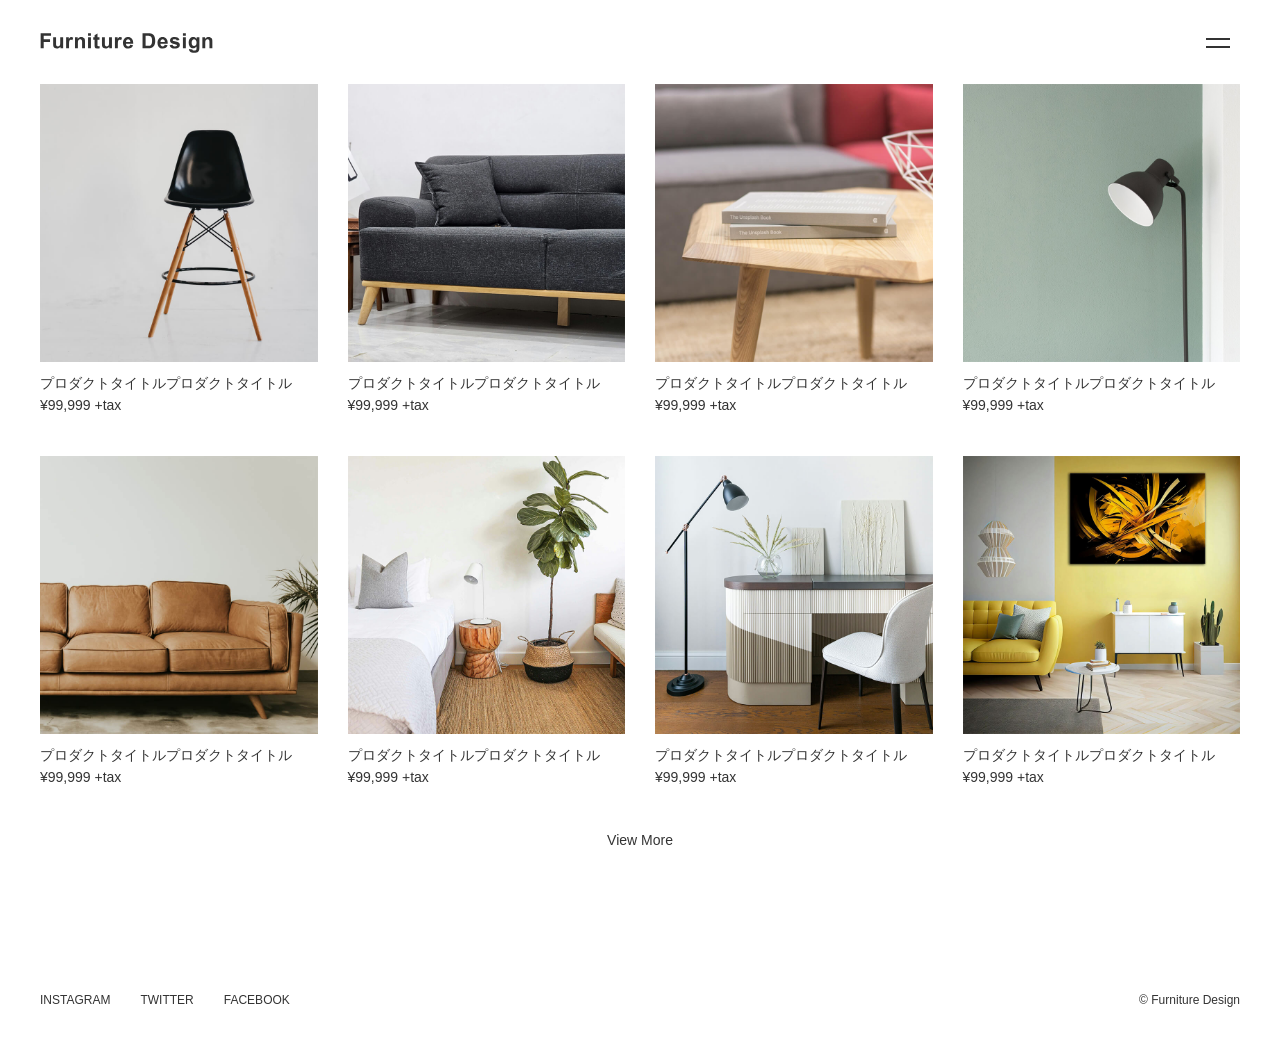
<file: index.html>
<!doctype html>
<html lang="ja">
<head>
  <meta charset="utf-8">
  <meta name="viewport" content="width=device-width, initial-scale=1">
  <title>Furniture Design</title>
  <link rel="icon" href="img/favicon.ico">
  <link rel="stylesheet" href="css/destyle.css">
  <link rel="stylesheet" href="css/style.css">
  <script src="https://code.jquery.com/jquery-3.7.1.min.js"></script>
</head>
<body>

  <header class="header">
    <h1 class="header__logo">
      <a href="index.html">
          <img src="img/logo.svg" alt="Furniture Design">
      </a>
    </h1>
    <button class="header__menu-button" type="button" aria-label="Open menu">
      <span class="header__menu-icon"></span>
    </button>
  </header>

  <nav class="gnav" aria-label="Global navigation">
    <div class="gnav__panel">
      <ul class="gnav__list">
        <li class="gnav__item"><a href="products.html">PRODUCTS</a></li>
        <li class="gnav__item"><a href="about.html">ABOUT</a></li>
        <li class="gnav__item"><a href="company.html">COMPANY</a></li>
        <li class="gnav__item"><a href="mailto:info@example.com">CONTACT</a></li>
      </ul>
    </div>
  </nav>

  <main>
    <section class="products">
      <ul class="products__list">
        <li class="products__item">
          <a href="item1.html">
            <img src="img/item1.jpg" alt="Product">
            <p class="products__name">プロダクトタイトルプロダクトタイトル</p>
            <p class="products__price">&yen;99,999 +tax</p>
          </a>
        </li>
        <li class="products__item">
          <a href="item1.html">
            <img src="img/item2.jpg" alt="Product">
            <p class="products__name">プロダクトタイトルプロダクトタイトル</p>
            <p class="products__price">&yen;99,999 +tax</p>
          </a>
        </li>
        <li class="products__item">
          <a href="item1.html">
            <img src="img/item3.jpg" alt="Product">
            <p class="products__name">プロダクトタイトルプロダクトタイトル</p>
            <p class="products__price">&yen;99,999 +tax</p>
          </a>
        </li>
        <li class="products__item">
          <a href="item1.html">
            <img src="img/item4.jpg" alt="Product">
            <p class="products__name">プロダクトタイトルプロダクトタイトル</p>
            <p class="products__price">&yen;99,999 +tax</p>
          </a>
        </li>
        <li class="products__item">
          <a href="item1.html">
            <img src="img/item5.jpg" alt="Product">
            <p class="products__name">プロダクトタイトルプロダクトタイトル</p>
            <p class="products__price">&yen;99,999 +tax</p>
          </a>
        </li>
        <li class="products__item">
          <a href="item1.html">
            <img src="img/item6.jpg" alt="Product">
            <p class="products__name">プロダクトタイトルプロダクトタイトル</p>
            <p class="products__price">&yen;99,999 +tax</p>
          </a>
        </li>
        <li class="products__item">
          <a href="item1.html">
            <img src="img/item7.jpg" alt="Product">
            <p class="products__name">プロダクトタイトルプロダクトタイトル</p>
            <p class="products__price">&yen;99,999 +tax</p>
          </a>
        </li>
        <li class="products__item">
          <a href="item1.html">
            <img src="img/item8.jpg" alt="Product">
            <p class="products__name">プロダクトタイトルプロダクトタイトル</p>
            <p class="products__price">&yen;99,999 +tax</p>
          </a>
        </li>
      </ul>
      <div class="products__more">
        <a href="products.html">View More</a>
      </div>
    </section>
  </main>
  <footer class="footer">
    <ul class="footer__sns">
      <li class="footer__sns-item"><a href="#">INSTAGRAM</a></li>
      <li class="footer__sns-item"><a href="#">TWITTER</a></li>
      <li class="footer__sns-item"><a href="#">FACEBOOK</a></li>
    </ul>
    <p class="footer__copyright">&copy; Furniture Design</p>
  </footer>
  <script src="js/script.js"></script>
</body>
</html>
</file>
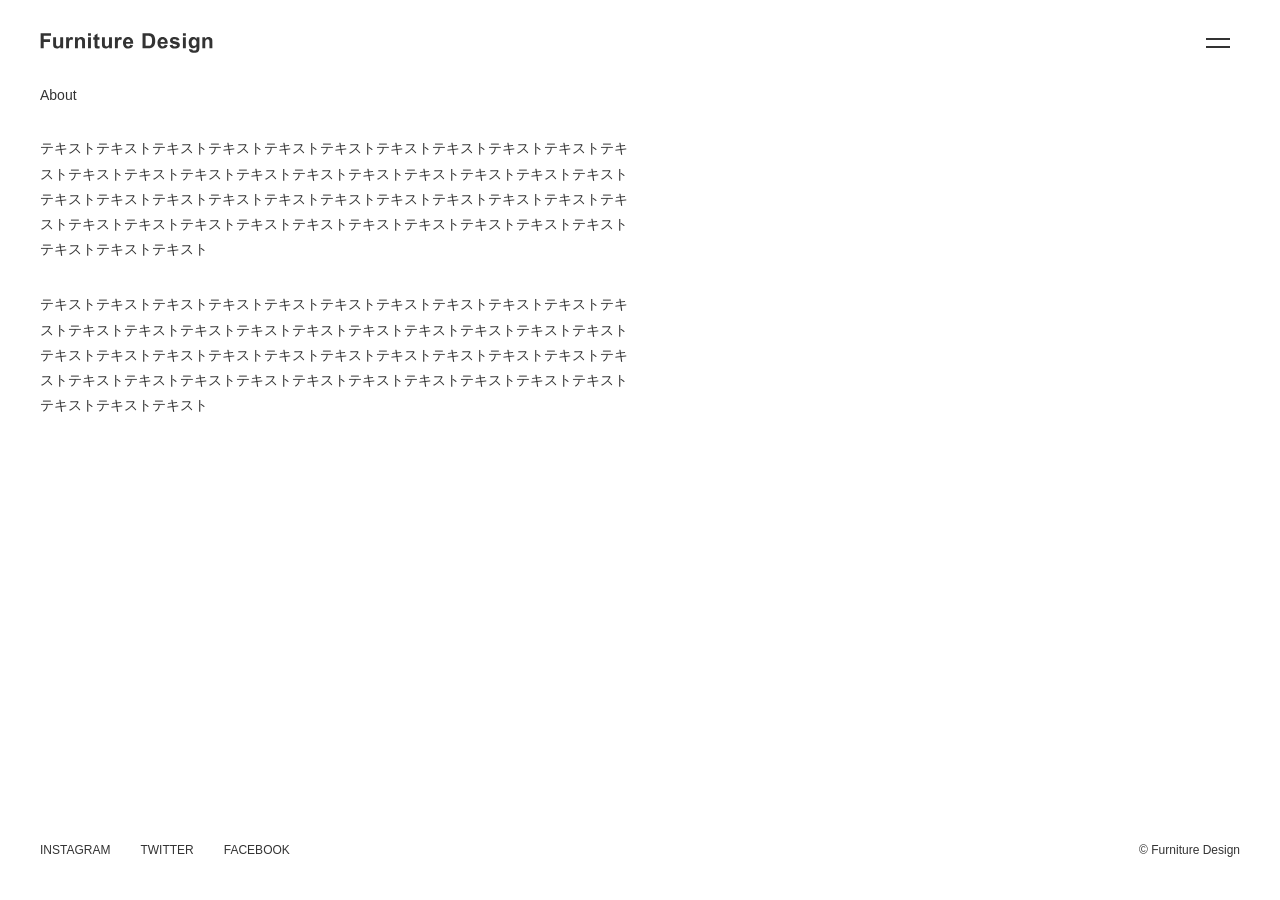
<file: about.html>
<!doctype html>
<html lang="ja">
<head>
  <meta charset="utf-8">
  <meta name="viewport" content="width=device-width, initial-scale=1">
  <title>Furniture Design</title>
  <link rel="icon" href="img/favicon.ico">
  <link rel="stylesheet" href="css/destyle.css">
  <link rel="stylesheet" href="css/style.css">
  <script src="https://code.jquery.com/jquery-3.7.1.min.js"></script>
</head>
<body>

  <header class="header">
    <h1 class="header__logo">
      <a href="index.html"><img src="img/logo.svg" alt="Furniture Design"></a>
    </h1>
    <button class="header__menu-button" type="button" aria-label="Open menu">
      <span class="header__menu-icon"></span>
    </button>
  </header>

  <nav class="gnav" aria-label="Global navigation">
    <div class="gnav__panel">
      <ul class="gnav__list">
        <li class="gnav__item"><a href="products.html">PRODUCTS</a></li>
        <li class="gnav__item"><a href="about.html">ABOUT</a></li>
        <li class="gnav__item"><a href="company.html">COMPANY</a></li>
        <li class="gnav__item"><a href="mailto:info@example.com">CONTACT</a></li>
      </ul>
    </div>
  </nav>

  <main>
    <section class="about" aria-labelledby="about-title">
      <h2 id="about-title" class="about__title">About</h2>
      <p class="about__text">テキストテキストテキストテキストテキストテキストテキストテキストテキストテキストテキストテキストテキストテキストテキストテキストテキストテキストテキストテキストテキストテキストテキストテキストテキストテキストテキストテキストテキストテキストテキストテキストテキストテキストテキストテキストテキストテキストテキストテキストテキストテキストテキストテキストテキスト</p>
      <p class="about__text">テキストテキストテキストテキストテキストテキストテキストテキストテキストテキストテキストテキストテキストテキストテキストテキストテキストテキストテキストテキストテキストテキストテキストテキストテキストテキストテキストテキストテキストテキストテキストテキストテキストテキストテキストテキストテキストテキストテキストテキストテキストテキストテキストテキストテキスト</p>
    </section>
  </main>
  <footer class="footer">
    <ul class="footer__sns">
      <li class="footer__sns-item"><a href="#">INSTAGRAM</a></li>
      <li class="footer__sns-item"><a href="#">TWITTER</a></li>
      <li class="footer__sns-item"><a href="#">FACEBOOK</a></li>
    </ul>
    <p class="footer__copyright">&copy; Furniture Design</p>
  </footer>
  <script src="js/script.js"></script>
</body>
</html>
</file>
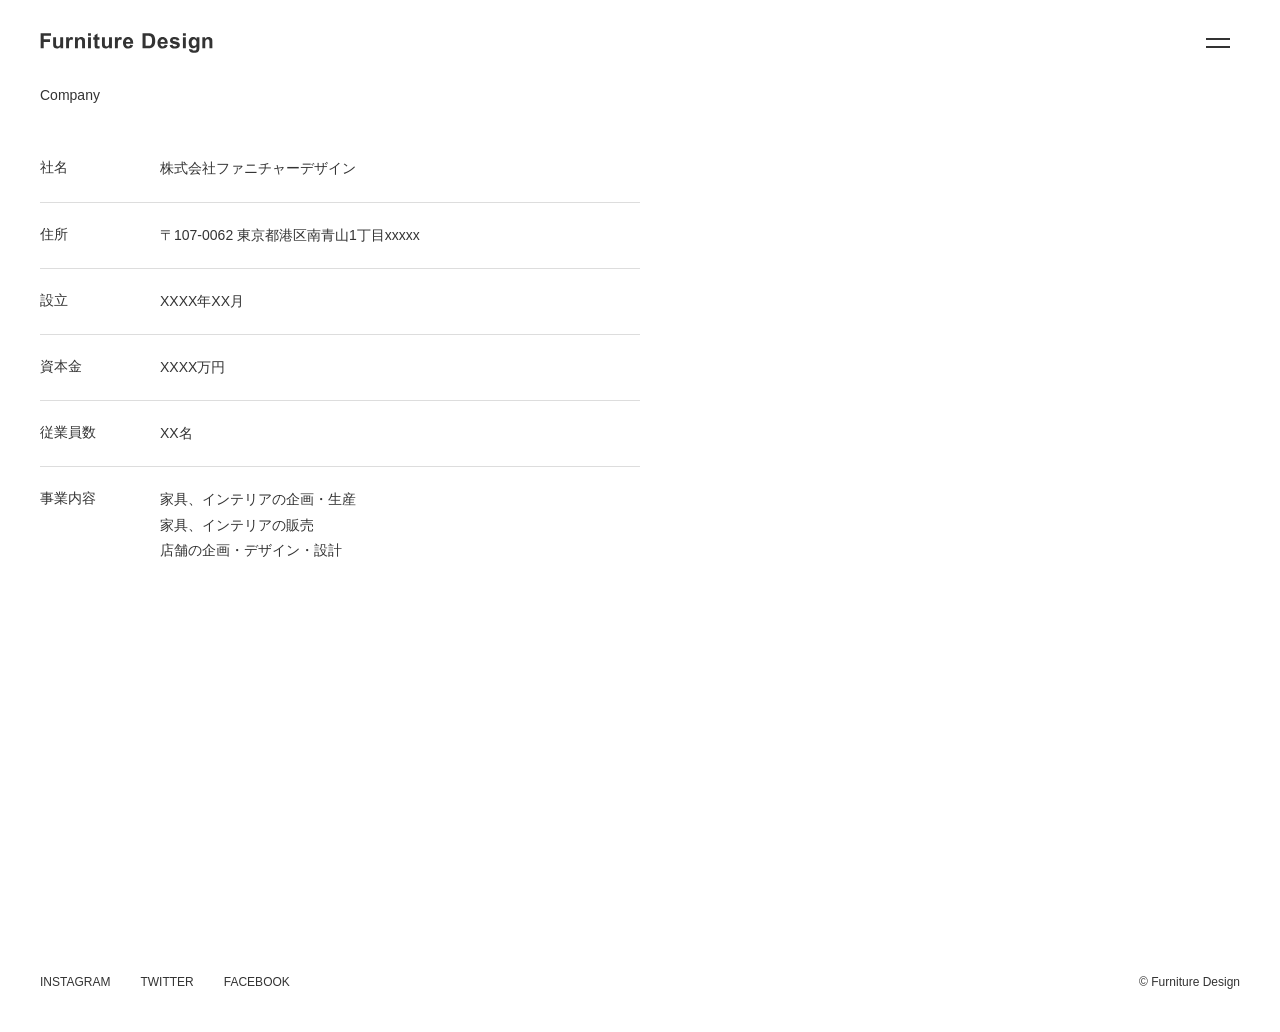
<file: company.html>
<!doctype html>
<html lang="ja">
<head>
  <meta charset="utf-8">
  <meta name="viewport" content="width=device-width, initial-scale=1">
  <title>Furniture Design</title>
  <link rel="icon" href="img/favicon.ico">
  <link rel="stylesheet" href="css/destyle.css">
  <link rel="stylesheet" href="css/style.css">
  <script src="https://code.jquery.com/jquery-3.7.1.min.js"></script>
</head>
<body>

  <header class="header">
    <h1 class="header__logo">
      <a href="index.html"><img src="img/logo.svg" alt="Furniture Design"></a>
    </h1>
    <button class="header__menu-button" type="button" aria-label="Open menu">
      <span class="header__menu-icon"></span>
    </button>
  </header>

  <nav class="gnav" aria-label="Global navigation">
    <div class="gnav__panel">
      <ul class="gnav__list">
        <li class="gnav__item"><a href="products.html">PRODUCTS</a></li>
        <li class="gnav__item"><a href="about.html">ABOUT</a></li>
        <li class="gnav__item"><a href="company.html">COMPANY</a></li>
        <li class="gnav__item"><a href="mailto:info@example.com">CONTACT</a></li>
      </ul>
    </div>
  </nav>

  <main>
    <section class="company" aria-labelledby="company-title">
      <h2 id="company-title" class="company__title">Company</h2>
      <dl class="company__info">
        <dt>社名</dt>
        <dd>株式会社ファニチャーデザイン</dd>
        <dt>住所</dt>
        <dd>〒107-0062 東京都港区南青山1丁目xxxxx</dd>
        <dt>設立</dt>
        <dd>XXXX年XX月</dd>
        <dt>資本金</dt>
        <dd>XXXX万円</dd>
        <dt>従業員数</dt>
        <dd>XX名</dd>
        <dt>事業内容</dt>
        <dd>家具、インテリアの企画・生産<br>家具、インテリアの販売<br>店舗の企画・デザイン・設計</dd>
      </dl>
      <div class="company__map">
        <iframe src="https://www.google.com/maps/embed?pb=!1m18!1m12!1m3!1d3241.869890512911!2d139.7035931152209!3d35.689487680192394!2m3!1f0!2f0!3f0!3m2!1i1024!2i768!4f13.1!3m3!1m2!1s0x60188cd7d219af45%3A0x8f7efb2b4a1f7c4b!2sShinjuku%20Station!5e0!3m2!1sen!2sjp!4v0000000000000!5m2!1sen!2sjp" width="600" height="450" style="border:0;" allowfullscreen="" loading="lazy" referrerpolicy="no-referrer-when-downgrade"></iframe>
      </div>
    </section>
  </main>
  <footer class="footer">
    <ul class="footer__sns">
      <li class="footer__sns-item"><a href="#">INSTAGRAM</a></li>
      <li class="footer__sns-item"><a href="#">TWITTER</a></li>
      <li class="footer__sns-item"><a href="#">FACEBOOK</a></li>
    </ul>
    <p class="footer__copyright">&copy; Furniture Design</p>
  </footer>
  <script src="js/script.js"></script>
</body>
</html>
</file>
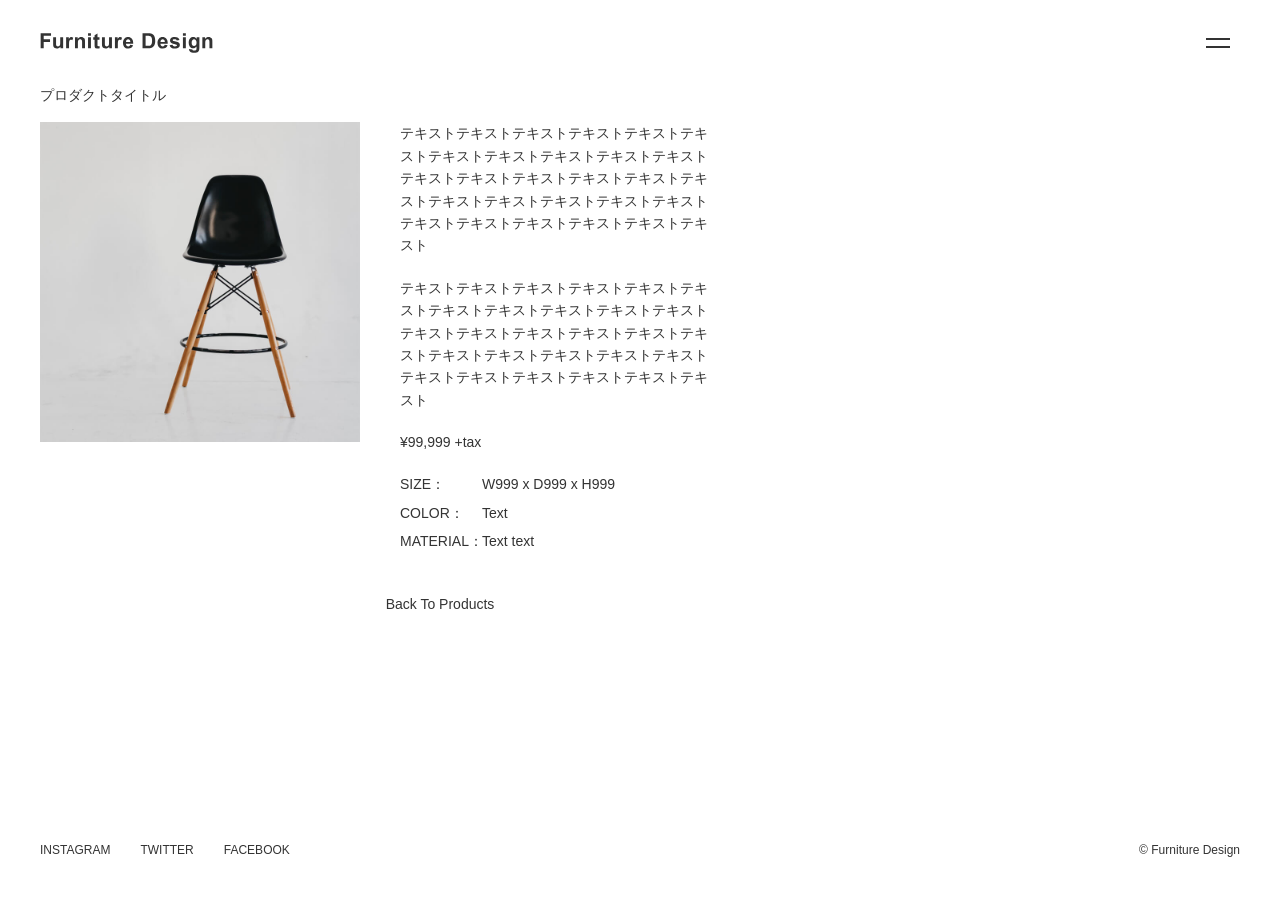
<file: item1.html>
<!doctype html>
<html lang="ja">
<head>
  <meta charset="utf-8">
  <meta name="viewport" content="width=device-width, initial-scale=1">
  <title>Furniture Design</title>
  <link rel="icon" href="img/favicon.ico">
  <link rel="stylesheet" href="css/destyle.css">
  <link rel="stylesheet" href="css/style.css">
  <script src="https://code.jquery.com/jquery-3.7.1.min.js"></script>
</head>
<body>

  <header class="header">
    <h1 class="header__logo">
      <a href="index.html">
          <img src="img/logo.svg" alt="Furniture Design">
      </a>
    </h1>
    <button class="header__menu-button" type="button" aria-label="Open menu">
      <span class="header__menu-icon"></span>
    </button>
  </header>

  <nav class="gnav" aria-label="Global navigation">
    <div class="gnav__panel">
      <ul class="gnav__list">
        <li class="gnav__item"><a href="products.html">PRODUCTS</a></li>
        <li class="gnav__item"><a href="about.html">ABOUT</a></li>
        <li class="gnav__item"><a href="company.html">COMPANY</a></li>
        <li class="gnav__item"><a href="mailto:info@example.com">CONTACT</a></li>
      </ul>
    </div>
  </nav>

  <main>
    <section class="item" aria-labelledby="item-title">
      <h2 id="item-title" class="item__title">プロダクトタイトル</h2>
      <div class="item__content">
        <div class="item__image">
          <img src="img/item1.jpg" alt="Product">
        </div>
        <div class="item__body">
          <p class="item__text">テキストテキストテキストテキストテキストテキストテキストテキストテキストテキストテキストテキストテキストテキストテキストテキストテキストテキストテキストテキストテキストテキストテキストテキストテキストテキストテキストテキスト</p>
          <p class="item__text">テキストテキストテキストテキストテキストテキストテキストテキストテキストテキストテキストテキストテキストテキストテキストテキストテキストテキストテキストテキストテキストテキストテキストテキストテキストテキストテキストテキスト</p>
          <p class="item__price">&yen;99,999 +tax</p>
          <dl class="item__spec">
            <dt>SIZE</dt>
            <dd>W999 x D999 x H999</dd>
            <dt>COLOR</dt>
            <dd>Text</dd>
            <dt>MATERIAL</dt>
            <dd>Text text</dd>
          </dl>
        </div>
      </div>
      <div class="item__back">
        <a href="products.html">Back To Products</a>
      </div>
    </section>
  </main>
  <footer class="footer">
    <ul class="footer__sns">
      <li class="footer__sns-item"><a href="#">INSTAGRAM</a></li>
      <li class="footer__sns-item"><a href="#">TWITTER</a></li>
      <li class="footer__sns-item"><a href="#">FACEBOOK</a></li>
    </ul>
    <p class="footer__copyright">&copy; Furniture Design</p>
  </footer>
  <script src="js/script.js"></script>
</body>
</html>
</file>
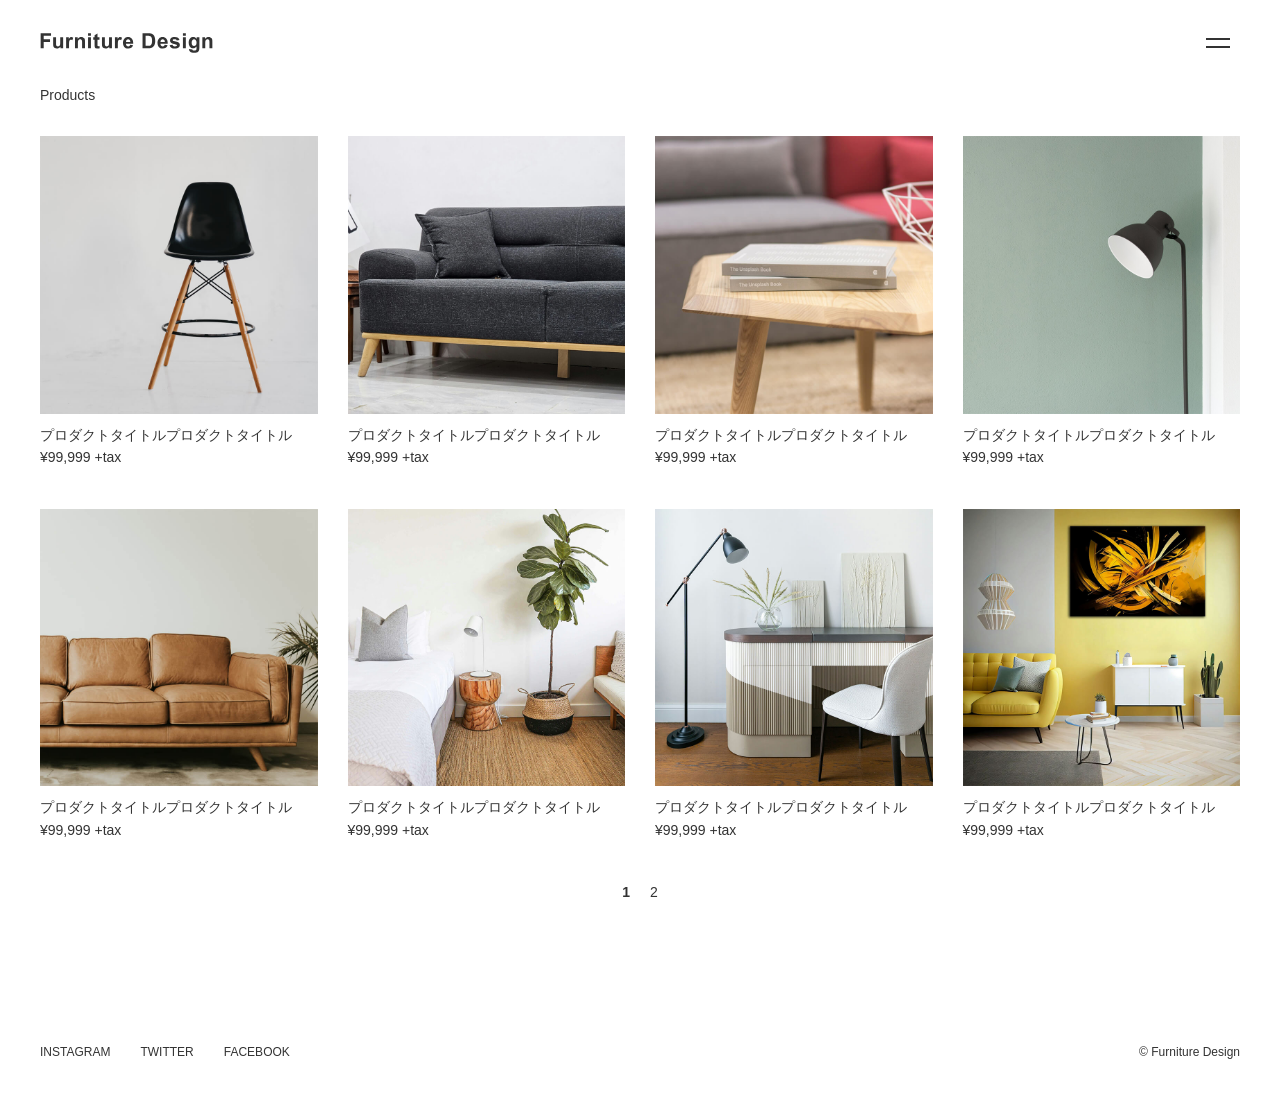
<file: products.html>
<!doctype html>
<html lang="ja">
<head>
  <meta charset="utf-8">
  <meta name="viewport" content="width=device-width, initial-scale=1">
  <title>Furniture Design</title>
  <link rel="icon" href="img/favicon.ico">
  <link rel="stylesheet" href="css/destyle.css">
  <link rel="stylesheet" href="css/style.css">
  <script src="https://code.jquery.com/jquery-3.7.1.min.js"></script>
</head>
<body>

  <header class="header">
    <h1 class="header__logo">
      <a href="index.html">
          <img src="img/logo.svg" alt="Furniture Design">
      </a>
    </h1>
    <button class="header__menu-button" type="button" aria-label="Open menu">
      <span class="header__menu-icon"></span>
    </button>
  </header>

  <nav class="gnav" aria-label="Global navigation">
    <div class="gnav__panel">
      <ul class="gnav__list">
        <li class="gnav__item"><a href="products.html">PRODUCTS</a></li>
        <li class="gnav__item"><a href="about.html">ABOUT</a></li>
        <li class="gnav__item"><a href="company.html">COMPANY</a></li>
        <li class="gnav__item"><a href="mailto:info@example.com">CONTACT</a></li>
      </ul>
    </div>
  </nav>

  <main>
    <section class="products" aria-labelledby="products-title">
      <h2 id="products-title" class="products__title">Products</h2>
      <ul class="products__list">
        <li class="products__item">
          <a href="item1.html">
            <img src="img/item1.jpg" alt="Product">
            <p class="products__name">プロダクトタイトルプロダクトタイトル</p>
            <p class="products__price">&yen;99,999 +tax</p>
          </a>
        </li>
        <li class="products__item">
          <a href="item1.html">
            <img src="img/item2.jpg" alt="Product">
            <p class="products__name">プロダクトタイトルプロダクトタイトル</p>
            <p class="products__price">&yen;99,999 +tax</p>
          </a>
        </li>
        <li class="products__item">
          <a href="item1.html">
            <img src="img/item3.jpg" alt="Product">
            <p class="products__name">プロダクトタイトルプロダクトタイトル</p>
            <p class="products__price">&yen;99,999 +tax</p>
          </a>
        </li>
        <li class="products__item">
          <a href="item1.html">
            <img src="img/item4.jpg" alt="Product">
            <p class="products__name">プロダクトタイトルプロダクトタイトル</p>
            <p class="products__price">&yen;99,999 +tax</p>
          </a>
        </li>
        <li class="products__item">
          <a href="item1.html">
            <img src="img/item5.jpg" alt="Product">
            <p class="products__name">プロダクトタイトルプロダクトタイトル</p>
            <p class="products__price">&yen;99,999 +tax</p>
          </a>
        </li>
        <li class="products__item">
          <a href="item1.html">
            <img src="img/item6.jpg" alt="Product">
            <p class="products__name">プロダクトタイトルプロダクトタイトル</p>
            <p class="products__price">&yen;99,999 +tax</p>
          </a>
        </li>
        <li class="products__item">
          <a href="item1.html">
            <img src="img/item7.jpg" alt="Product">
            <p class="products__name">プロダクトタイトルプロダクトタイトル</p>
            <p class="products__price">&yen;99,999 +tax</p>
          </a>
        </li>
        <li class="products__item">
          <a href="item1.html">
            <img src="img/item8.jpg" alt="Product">
            <p class="products__name">プロダクトタイトルプロダクトタイトル</p>
            <p class="products__price">&yen;99,999 +tax</p>
          </a>
        </li>
      </ul>
      <div class="pagination" aria-label="Pagination">
        <ol class="pagination__list">
          <li class="pagination__item"><a class="pagination__link pagination__link--current" href="products.html">1</a></li>
          <li class="pagination__item"><a class="pagination__link" href="products2.html">2</a></li>
        </ol>
      </div>
    </section>
  </main>
  <footer class="footer">
    <ul class="footer__sns">
      <li class="footer__sns-item"><a href="#">INSTAGRAM</a></li>
      <li class="footer__sns-item"><a href="#">TWITTER</a></li>
      <li class="footer__sns-item"><a href="#">FACEBOOK</a></li>
    </ul>
    <p class="footer__copyright">&copy; Furniture Design</p>
  </footer>
  <script src="js/script.js"></script>
</body>
</html>
</file>
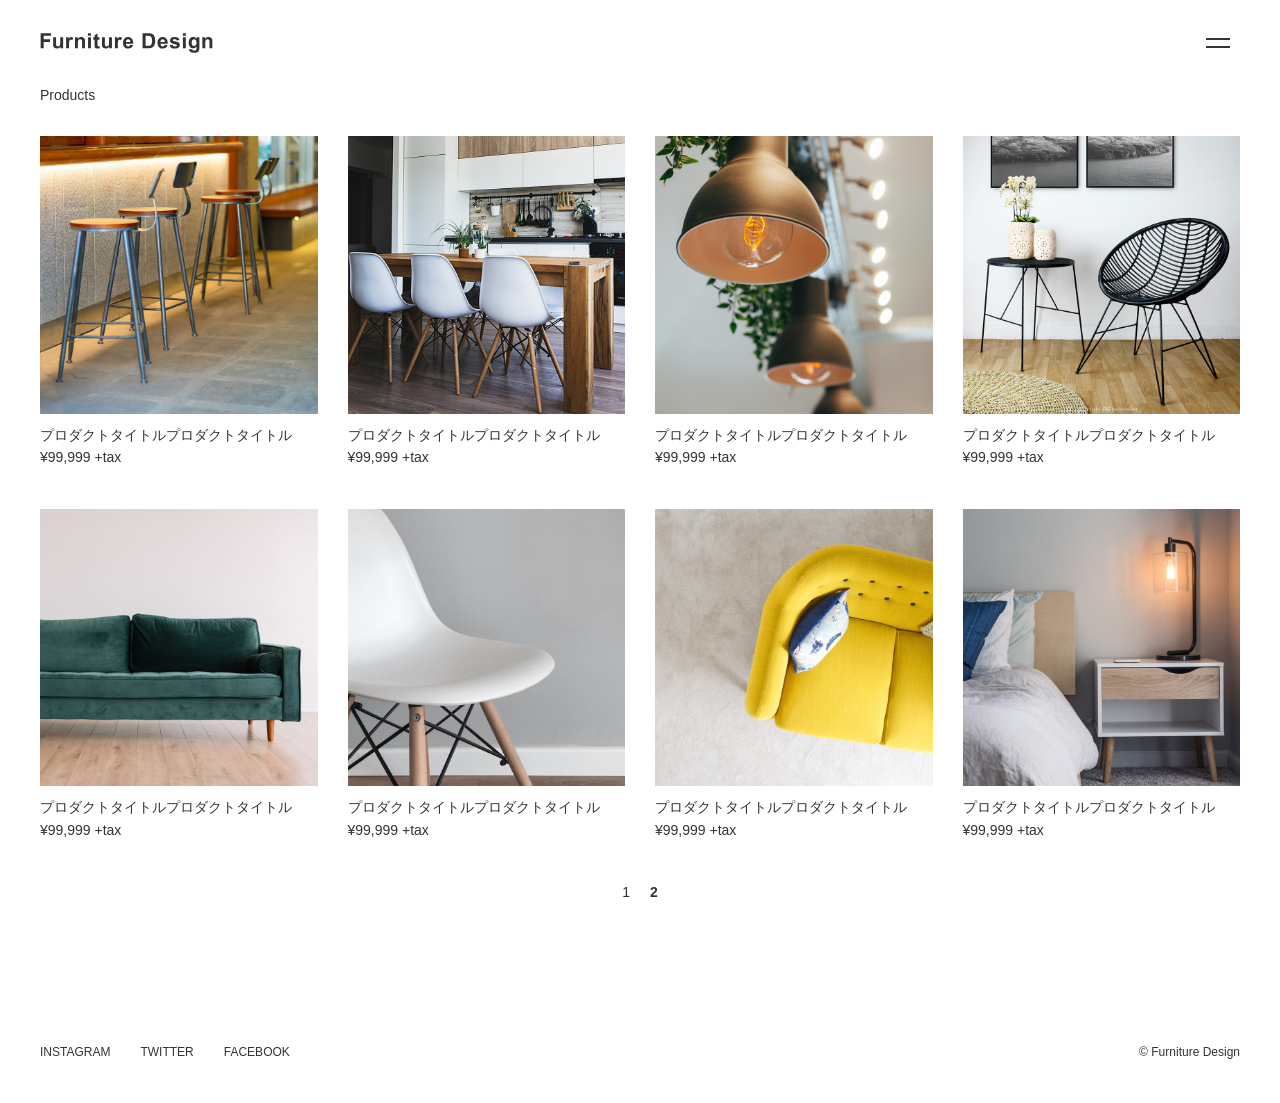
<file: products2.html>
<!doctype html>
<html lang="ja">
<head>
  <meta charset="utf-8">
  <meta name="viewport" content="width=device-width, initial-scale=1">
  <title>Furniture Design</title>
  <link rel="icon" href="img/favicon.ico">
  <link rel="stylesheet" href="css/destyle.css">
  <link rel="stylesheet" href="css/style.css">
  <script src="https://code.jquery.com/jquery-3.7.1.min.js"></script>
</head>
<body>

  <header class="header">
    <h1 class="header__logo">
      <a href="index.html">
          <img src="img/logo.svg" alt="Furniture Design">
      </a>
    </h1>
    <button class="header__menu-button" type="button" aria-label="Open menu">
      <span class="header__menu-icon"></span>
    </button>
  </header>

  <nav class="gnav" aria-label="Global navigation">
    <div class="gnav__panel">
      <ul class="gnav__list">
        <li class="gnav__item"><a href="products.html">PRODUCTS</a></li>
        <li class="gnav__item"><a href="about.html">ABOUT</a></li>
        <li class="gnav__item"><a href="company.html">COMPANY</a></li>
        <li class="gnav__item"><a href="mailto:info@example.com">CONTACT</a></li>
      </ul>
    </div>
  </nav>

  <main>
    <section class="products" aria-labelledby="products-title">
      <h2 id="products-title" class="products__title">Products</h2>
      <ul class="products__list">
        <li class="products__item">
          <a href="item1.html">
            <img src="img/item9.jpg" alt="Product">
            <p class="products__name">プロダクトタイトルプロダクトタイトル</p>
            <p class="products__price">&yen;99,999 +tax</p>
          </a>
        </li>
        <li class="products__item">
          <a href="item1.html">
            <img src="img/item10.jpg" alt="Product">
            <p class="products__name">プロダクトタイトルプロダクトタイトル</p>
            <p class="products__price">&yen;99,999 +tax</p>
          </a>
        </li>
        <li class="products__item">
          <a href="item1.html">
            <img src="img/item11.jpg" alt="Product">
            <p class="products__name">プロダクトタイトルプロダクトタイトル</p>
            <p class="products__price">&yen;99,999 +tax</p>
          </a>
        </li>
        <li class="products__item">
          <a href="item1.html">
            <img src="img/item12.jpg" alt="Product">
            <p class="products__name">プロダクトタイトルプロダクトタイトル</p>
            <p class="products__price">&yen;99,999 +tax</p>
          </a>
        </li>
        <li class="products__item">
          <a href="item1.html">
            <img src="img/item13.jpg" alt="Product">
            <p class="products__name">プロダクトタイトルプロダクトタイトル</p>
            <p class="products__price">&yen;99,999 +tax</p>
          </a>
        </li>
        <li class="products__item">
          <a href="item1.html">
            <img src="img/item14.jpg" alt="Product">
            <p class="products__name">プロダクトタイトルプロダクトタイトル</p>
            <p class="products__price">&yen;99,999 +tax</p>
          </a>
        </li>
        <li class="products__item">
          <a href="item1.html">
            <img src="img/item15.jpg" alt="Product">
            <p class="products__name">プロダクトタイトルプロダクトタイトル</p>
            <p class="products__price">&yen;99,999 +tax</p>
          </a>
        </li>
        <li class="products__item">
          <a href="item1.html">
            <img src="img/item16.jpg" alt="Product">
            <p class="products__name">プロダクトタイトルプロダクトタイトル</p>
            <p class="products__price">&yen;99,999 +tax</p>
          </a>
        </li>
      </ul>
      <div class="pagination" aria-label="Pagination">
        <ol class="pagination__list">
          <li class="pagination__item"><a class="pagination__link" href="products.html">1</a></li>
          <li class="pagination__item"><a class="pagination__link pagination__link--current" href="products2.html">2</a></li>
        </ol>
      </div>
    </section>
  </main>
  <footer class="footer">
    <ul class="footer__sns">
      <li class="footer__sns-item"><a href="#">INSTAGRAM</a></li>
      <li class="footer__sns-item"><a href="#">TWITTER</a></li>
      <li class="footer__sns-item"><a href="#">FACEBOOK</a></li>
    </ul>
    <p class="footer__copyright">&copy; Furniture Design</p>
  </footer>
  <script src="js/script.js"></script>
</body>
</html>
</file>
<file: css/destyle.css>
/*! destyle.css v4.0.1 | MIT License | https://github.com/nicolas-cusan/destyle.css */

/* Reset box-model and set borders */
/* ============================================ */

*,
::before,
::after {
  box-sizing: border-box;
  border-style: solid;
  border-width: 0;
  min-width: 0;
}

/* Document */
/* ============================================ */

/**
 * 1. Correct the line height in all browsers.
 * 2. Prevent adjustments of font size after orientation changes in iOS.
 * 3. Remove gray overlay on links for iOS.
 */

html {
  line-height: 1.15; /* 1 */
  -webkit-text-size-adjust: 100%; /* 2 */
  -webkit-tap-highlight-color: transparent; /* 3*/
}

/* Sections */
/* ============================================ */

/**
 * Remove the margin in all browsers.
 */

body {
  margin: 0;
}

/**
 * Render the `main` element consistently in IE.
 */

main {
  display: block;
}

/* Vertical rhythm */
/* ============================================ */

p,
table,
blockquote,
address,
pre,
iframe,
form,
figure,
dl {
  margin: 0;
}

/* Headings */
/* ============================================ */

h1,
h2,
h3,
h4,
h5,
h6 {
  font-size: inherit;
  font-weight: inherit;
  margin: 0;
}

/* Lists (enumeration) */
/* ============================================ */

ul,
ol {
  margin: 0;
  padding: 0;
  list-style: none;
}

/* Lists (definition) */
/* ============================================ */

dt {
  font-weight: bold;
}

dd {
  margin-left: 0;
}

/* Grouping content */
/* ============================================ */

/**
 * 1. Add the correct box sizing in Firefox.
 * 2. Show the overflow in Edge and IE.
 */

hr {
  box-sizing: content-box; /* 1 */
  height: 0; /* 1 */
  overflow: visible; /* 2 */
  border-top-width: 1px;
  margin: 0;
  clear: both;
  color: inherit;
}

/**
 * 1. Correct the inheritance and scaling of font size in all browsers.
 * 2. Correct the odd `em` font sizing in all browsers.
 */

pre {
  font-family: monospace, monospace; /* 1 */
  font-size: inherit; /* 2 */
}

address {
  font-style: inherit;
}

/* Text-level semantics */
/* ============================================ */

/**
 * Remove the gray background on active links in IE 10.
 */

a {
  background-color: transparent;
  text-decoration: none;
  color: inherit;
}

/**
 * 1. Remove the bottom border in Chrome 57-
 * 2. Add the correct text decoration in Chrome, Edge, IE, Opera, and Safari.
 */

abbr[title] {
  text-decoration: underline dotted; /* 2 */
}

/**
 * Add the correct font weight in Chrome, Edge, and Safari.
 */

b,
strong {
  font-weight: bolder;
}

/**
 * 1. Correct the inheritance and scaling of font size in all browsers.
 * 2. Correct the odd `em` font sizing in all browsers.
 */

code,
kbd,
samp {
  font-family: monospace, monospace; /* 1 */
  font-size: inherit; /* 2 */
}

/**
 * Add the correct font size in all browsers.
 */

small {
  font-size: 80%;
}

/**
 * Prevent `sub` and `sup` elements from affecting the line height in
 * all browsers.
 */

sub,
sup {
  font-size: 75%;
  line-height: 0;
  position: relative;
  vertical-align: baseline;
}

sub {
  bottom: -0.25em;
}

sup {
  top: -0.5em;
}

/* Replaced content */
/* ============================================ */

/**
 * Prevent vertical alignment issues.
 */

svg,
img,
embed,
object,
iframe {
  vertical-align: bottom;
}

/* Forms */
/* ============================================ */

/**
 * Reset form fields to make them styleable.
 * 1. Make form elements stylable across systems iOS especially.
 * 2. Inherit text-transform from parent.
 */

button,
input,
optgroup,
select,
textarea {
  -webkit-appearance: none; /* 1 */
  appearance: none;
  vertical-align: middle;
  color: inherit;
  font: inherit;
  background: transparent;
  padding: 0;
  margin: 0;
  border-radius: 0;
  text-align: inherit;
  text-transform: inherit; /* 2 */
}

/**
 * Correct cursors for clickable elements.
 */

button,
[type="button"],
[type="reset"],
[type="submit"] {
  cursor: pointer;
}

button:disabled,
[type="button"]:disabled,
[type="reset"]:disabled,
[type="submit"]:disabled {
  cursor: default;
}

/**
 * Improve outlines for Firefox and unify style with input elements & buttons.
 */

:-moz-focusring {
  outline: auto;
}

select:disabled {
  opacity: inherit;
}

/**
 * Remove padding
 */

option {
  padding: 0;
}

/**
 * Reset to invisible
 */

fieldset {
  margin: 0;
  padding: 0;
  min-width: 0;
}

legend {
  padding: 0;
}

/**
 * Add the correct vertical alignment in Chrome, Firefox, and Opera.
 */

progress {
  vertical-align: baseline;
}

/**
 * Remove the default vertical scrollbar in IE 10+.
 */

textarea {
  overflow: auto;
}

/**
 * Correct the cursor style of increment and decrement buttons in Chrome.
 */

[type="number"]::-webkit-inner-spin-button,
[type="number"]::-webkit-outer-spin-button {
  height: auto;
}

/**
 * Correct the outline style in Safari.
 */

[type="search"] {
  outline-offset: -2px; /* 1 */
}

/**
 * Remove the inner padding in Chrome and Safari on macOS.
 */

[type="search"]::-webkit-search-decoration {
  -webkit-appearance: none;
}

/**
 * 1. Correct the inability to style clickable types in iOS and Safari.
 * 2. Fix font inheritance.
 */

::-webkit-file-upload-button {
  -webkit-appearance: button; /* 1 */
  font: inherit; /* 2 */
}

/**
 * Fix appearance for Firefox
 */
[type="number"] {
  -moz-appearance: textfield;
}

/**
 * Clickable labels
 */

label[for] {
  cursor: pointer;
}

/* Interactive */
/* ============================================ */

/*
 * Add the correct display in Edge, IE 10+, and Firefox.
 */

details {
  display: block;
}

/*
 * Add the correct display in all browsers.
 */

summary {
  display: list-item;
}

/*
 * Remove outline for editable content.
 */

[contenteditable]:focus {
  outline: auto;
}

/* Tables */
/* ============================================ */

/**
1. Correct table border color inheritance in all Chrome and Safari.
*/

table {
  border-color: inherit; /* 1 */
  border-collapse: collapse;
}

caption {
  text-align: left;
}

td,
th {
  vertical-align: top;
  padding: 0;
}

th {
  text-align: left;
  font-weight: bold;
}
</file>
<file: css/style.css>
@charset "UTF-8";
body {
  font-family: "Helvetica Neue", Arial, "Hiragino Kaku Gothic ProN", "Hiragino Sans", Meiryo, sans-serif;
  font-size: 14px;
  line-height: 1.6;
  color: #333;
}

a {
  color: inherit;
  text-decoration: none;
}
a:hover {
  opacity: 0.8;
}

img {
  max-width: 100%;
  height: auto;
  vertical-align: bottom;
}

ul {
  list-style: none;
}

body {
  max-width: 1360px;
  padding: 0 40px;
  margin: 0 auto;
  min-height: 100vh;
  display: -webkit-box;
  display: -ms-flexbox;
  display: flex;
  -webkit-box-orient: vertical;
  -webkit-box-direction: normal;
      -ms-flex-direction: column;
          flex-direction: column;
}

main {
  -webkit-box-flex: 1;
      -ms-flex: 1;
          flex: 1;
}

.header {
  display: -webkit-box;
  display: -ms-flexbox;
  display: flex;
  -webkit-box-align: center;
      -ms-flex-align: center;
          align-items: center;
  -webkit-box-pack: justify;
      -ms-flex-pack: justify;
          justify-content: space-between;
  padding: 20px 0;
}
.header__logo img {
  height: 20px;
  width: auto;
  -o-object-fit: cover;
     object-fit: cover;
}
.header__menu-button {
  display: -webkit-inline-box;
  display: -ms-inline-flexbox;
  display: inline-flex;
  -webkit-box-align: center;
      -ms-flex-align: center;
          align-items: center;
  -webkit-box-pack: center;
      -ms-flex-pack: center;
          justify-content: center;
  width: 44px;
  height: 44px;
  padding: 0;
  position: relative;
  z-index: 1100;
  border: none;
  background: transparent;
  cursor: pointer;
}
.header__menu-button--open .header__menu-icon::before {
  top: 0;
  -webkit-transform: rotate(45deg);
          transform: rotate(45deg);
  background: #fff;
}
.header__menu-button--open .header__menu-icon::after {
  top: 0;
  -webkit-transform: rotate(-45deg);
          transform: rotate(-45deg);
  background: #fff;
}
.header__menu-icon {
  position: relative;
  display: block;
  width: 24px;
  height: 0;
}
.header__menu-icon::before, .header__menu-icon::after {
  content: "";
  position: absolute;
  width: 100%;
  height: 2px;
  background: #333;
  -webkit-transition: top 0.3s ease, -webkit-transform 0.3s ease;
  transition: top 0.3s ease, -webkit-transform 0.3s ease;
  transition: transform 0.3s ease, top 0.3s ease;
  transition: transform 0.3s ease, top 0.3s ease, -webkit-transform 0.3s ease;
}
.header__menu-icon::before {
  top: -4px;
}
.header__menu-icon::after {
  top: 4px;
}

.gnav {
  position: fixed;
  inset: 0;
  background: rgba(0, 0, 0, 0.6);
  opacity: 0;
  visibility: hidden;
  -webkit-transition: opacity 0.6s ease, visibility 0.6s ease;
  transition: opacity 0.6s ease, visibility 0.6s ease;
  z-index: 1000;
}
.gnav__panel {
  width: 280px;
  height: 100%;
  color: #fff;
  -webkit-transform: translateX(-100%);
          transform: translateX(-100%);
  -webkit-transition: -webkit-transform 0.7s cubic-bezier(0.4, 0, 0.2, 1);
  transition: -webkit-transform 0.7s cubic-bezier(0.4, 0, 0.2, 1);
  transition: transform 0.7s cubic-bezier(0.4, 0, 0.2, 1);
  transition: transform 0.7s cubic-bezier(0.4, 0, 0.2, 1), -webkit-transform 0.7s cubic-bezier(0.4, 0, 0.2, 1);
  padding: 40px 30px;
}
.gnav--open {
  opacity: 1;
  visibility: visible;
}
.gnav--open .gnav__panel {
  -webkit-transform: translateX(0);
          transform: translateX(0);
}
.gnav__list {
  display: -webkit-box;
  display: -ms-flexbox;
  display: flex;
  -webkit-box-orient: vertical;
  -webkit-box-direction: normal;
      -ms-flex-direction: column;
          flex-direction: column;
  gap: 16px;
}

.products__more {
  text-align: center;
  margin-top: 40px;
}

.footer {
  display: -webkit-box;
  display: -ms-flexbox;
  display: flex;
  -webkit-box-align: center;
      -ms-flex-align: center;
          align-items: center;
  -webkit-box-pack: justify;
      -ms-flex-pack: justify;
          justify-content: space-between;
  padding: 60px 0 40px;
  font-size: 12px;
}
.footer__sns {
  display: -webkit-box;
  display: -ms-flexbox;
  display: flex;
  gap: 30px;
}

@media (max-width: 900px) {
  body {
    padding: 0 20px;
  }
  .header {
    padding: 30px 0;
  }
  .footer {
    -webkit-box-orient: vertical;
    -webkit-box-direction: normal;
        -ms-flex-direction: column;
            flex-direction: column;
    gap: 20px;
    -webkit-box-align: start;
        -ms-flex-align: start;
            align-items: flex-start;
  }
}
.products {
  padding-bottom: 80px;
}
.products__title {
  font-size: 14px;
  font-weight: normal;
  margin-bottom: 30px;
}
.products__list {
  display: grid;
  grid-template-columns: repeat(4, 1fr);
  gap: 40px 30px;
}
.products__item img {
  display: block;
  width: 100%;
}
.products__name {
  margin-top: 10px;
  font-size: 14px;
}
.products__price {
  font-size: 14px;
}

.pagination {
  margin-top: 40px;
  text-align: center;
}
.pagination__list {
  display: -webkit-inline-box;
  display: -ms-inline-flexbox;
  display: inline-flex;
  gap: 20px;
}
.pagination__link {
  font-size: 14px;
  color: #333;
}
.pagination__link--current {
  font-weight: bold;
}

@media (max-width: 900px) {
  .products__list {
    grid-template-columns: repeat(2, 1fr);
    gap: 30px 20px;
  }
  .pagination__list {
    gap: 16px;
  }
}
.item {
  max-width: 800px;
  margin: 0;
}
.item__title {
  margin-bottom: 16px;
}
.item__content {
  display: -webkit-box;
  display: -ms-flexbox;
  display: flex;
  gap: 40px;
  -webkit-box-align: start;
      -ms-flex-align: start;
          align-items: flex-start;
}
.item__image {
  width: 40%;
}
.item__image img {
  width: 100%;
  height: auto;
  -o-object-fit: cover;
     object-fit: cover;
}
.item__body {
  width: 40%;
  display: -webkit-box;
  display: -ms-flexbox;
  display: flex;
  -webkit-box-orient: vertical;
  -webkit-box-direction: normal;
      -ms-flex-direction: column;
          flex-direction: column;
  gap: 20px;
}
.item__spec {
  display: grid;
  grid-template-columns: 70px 1fr;
  row-gap: 6px;
  -webkit-column-gap: 12px;
     -moz-column-gap: 12px;
          column-gap: 12px;
}
.item__spec dt {
  font-weight: normal;
}
.item__spec dt::after {
  content: "：";
}
.item__spec dd {
  margin: 0;
}
.item__back {
  margin: 40px auto 0;
  text-align: center;
}

@media (max-width: 900px) {
  .item__content {
    display: block;
  }
  .item__image {
    width: 100%;
  }
  .item__body {
    width: 100%;
  }
}
.about {
  max-width: 600px;
  margin: 0;
}
.about__title {
  font-size: 14px;
  font-weight: normal;
  margin-bottom: 30px;
}
.about__text {
  margin-bottom: 30px;
  font-size: 14px;
  line-height: 1.8;
}

@media (max-width: 900px) {
  .about__text {
    margin-bottom: 24px;
  }
}
.company {
  max-width: 600px;
  margin: 0;
}
.company__title {
  font-size: 14px;
  font-weight: normal;
  margin-bottom: 30px;
}
.company__info {
  font-size: 14px;
  display: grid;
  grid-template-columns: 120px 1fr;
  -webkit-column-gap: 0;
     -moz-column-gap: 0;
          column-gap: 0;
}
.company__info dt {
  padding: 20px 24px 20px 0;
  border-bottom: 1px solid #ddd;
  font-weight: normal;
}
.company__info dt:last-of-type {
  border-bottom: none;
}
.company__info dd {
  margin: 0;
  padding: 20px 0;
  border-bottom: 1px solid #ddd;
  line-height: 1.8;
}
.company__info dd:last-of-type {
  border-bottom: none;
}
.company__map {
  margin-top: 30px;
  -webkit-filter: grayscale(100%);
          filter: grayscale(100%);
}
.company__map iframe {
  width: 100%;
  height: 300px;
}

@media (max-width: 900px) {
  .company__info dt {
    padding: 16px 0;
  }
  .company__info dd {
    padding: 16px 0;
  }
}/*# sourceMappingURL=style.css.map */
</file>
